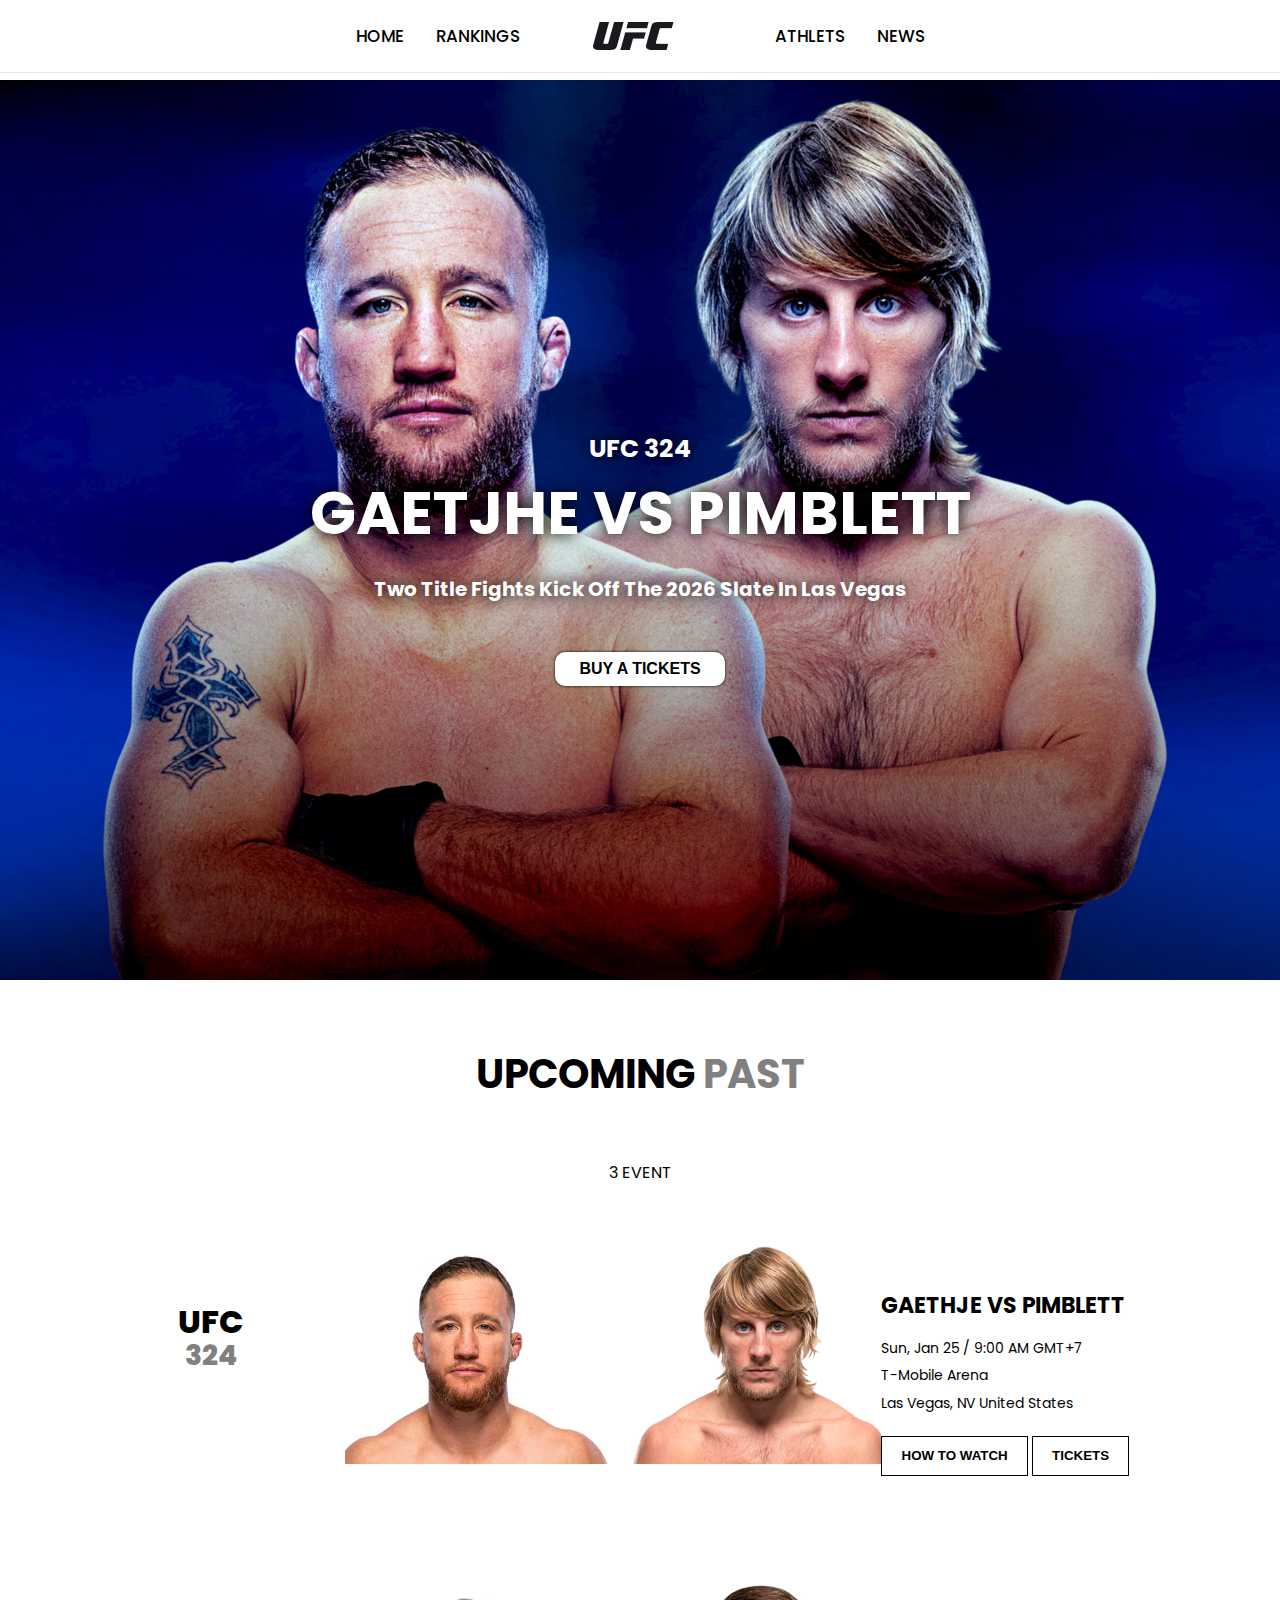
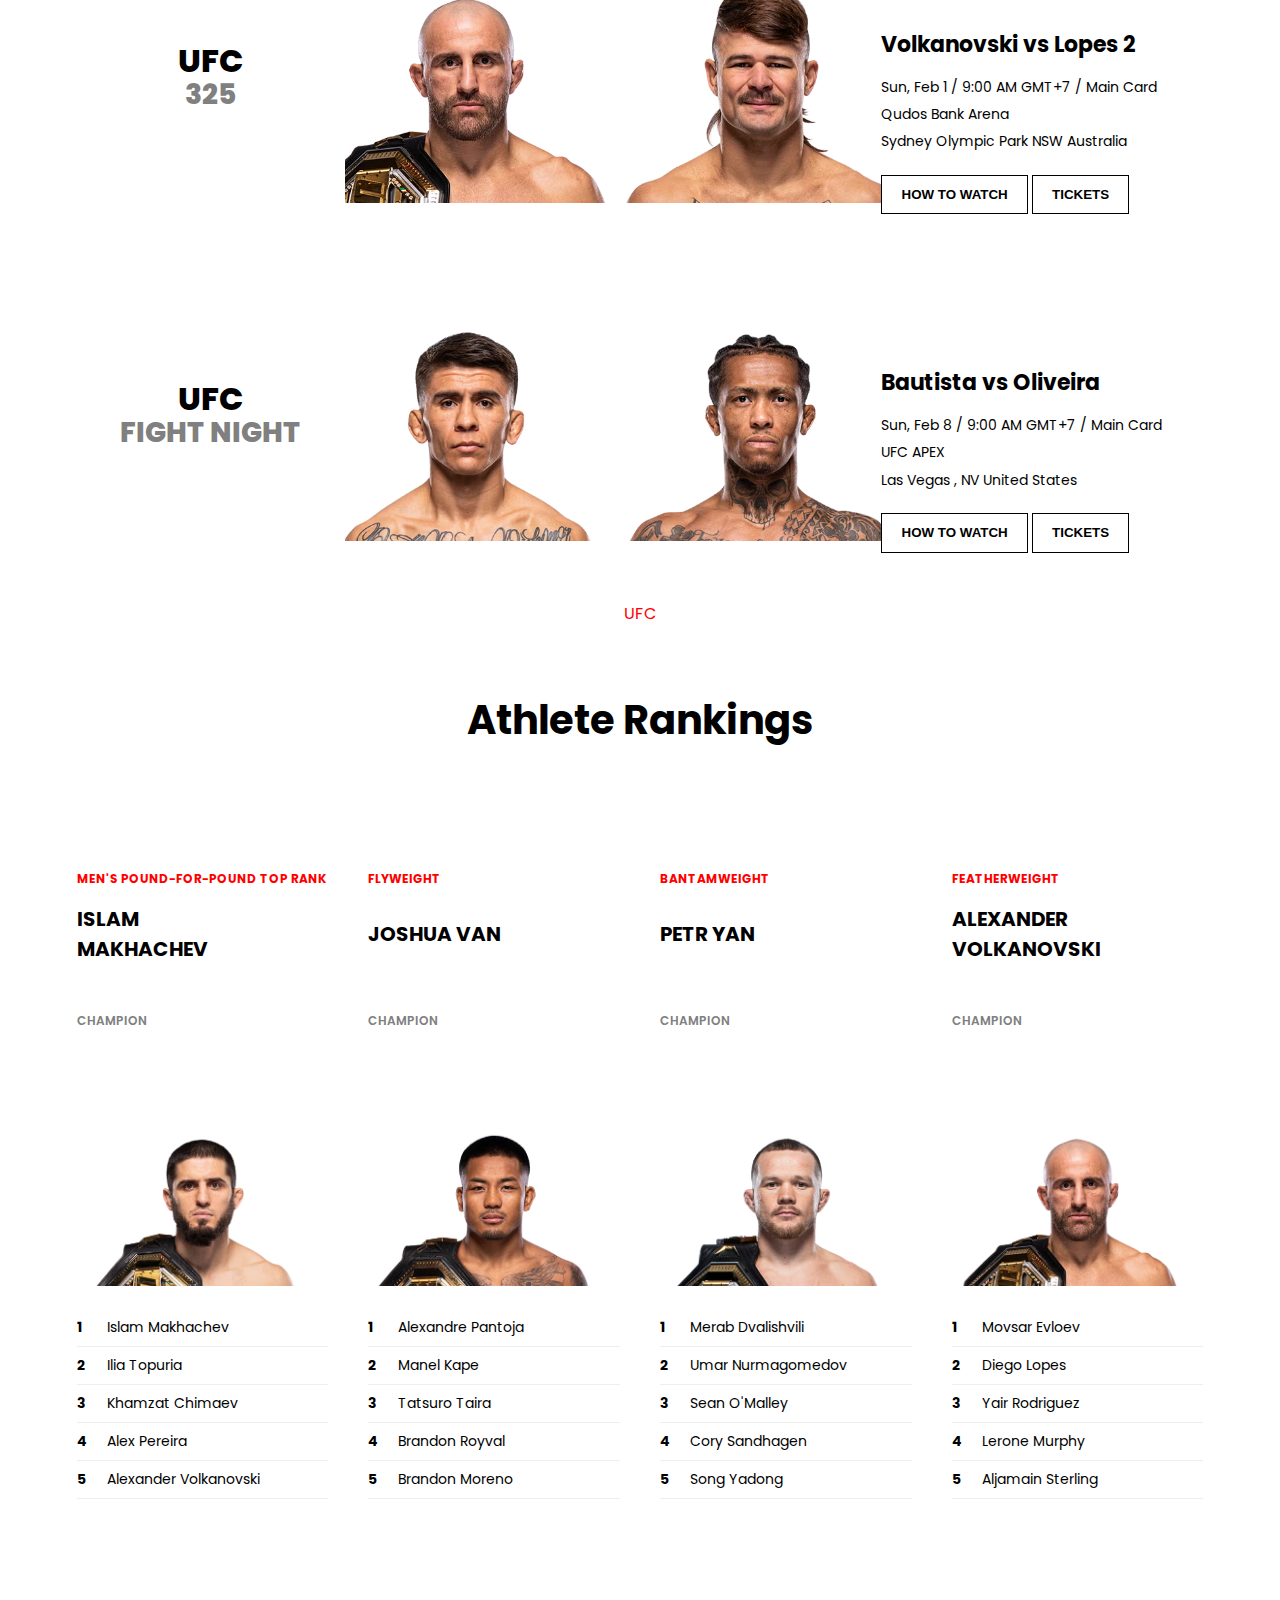
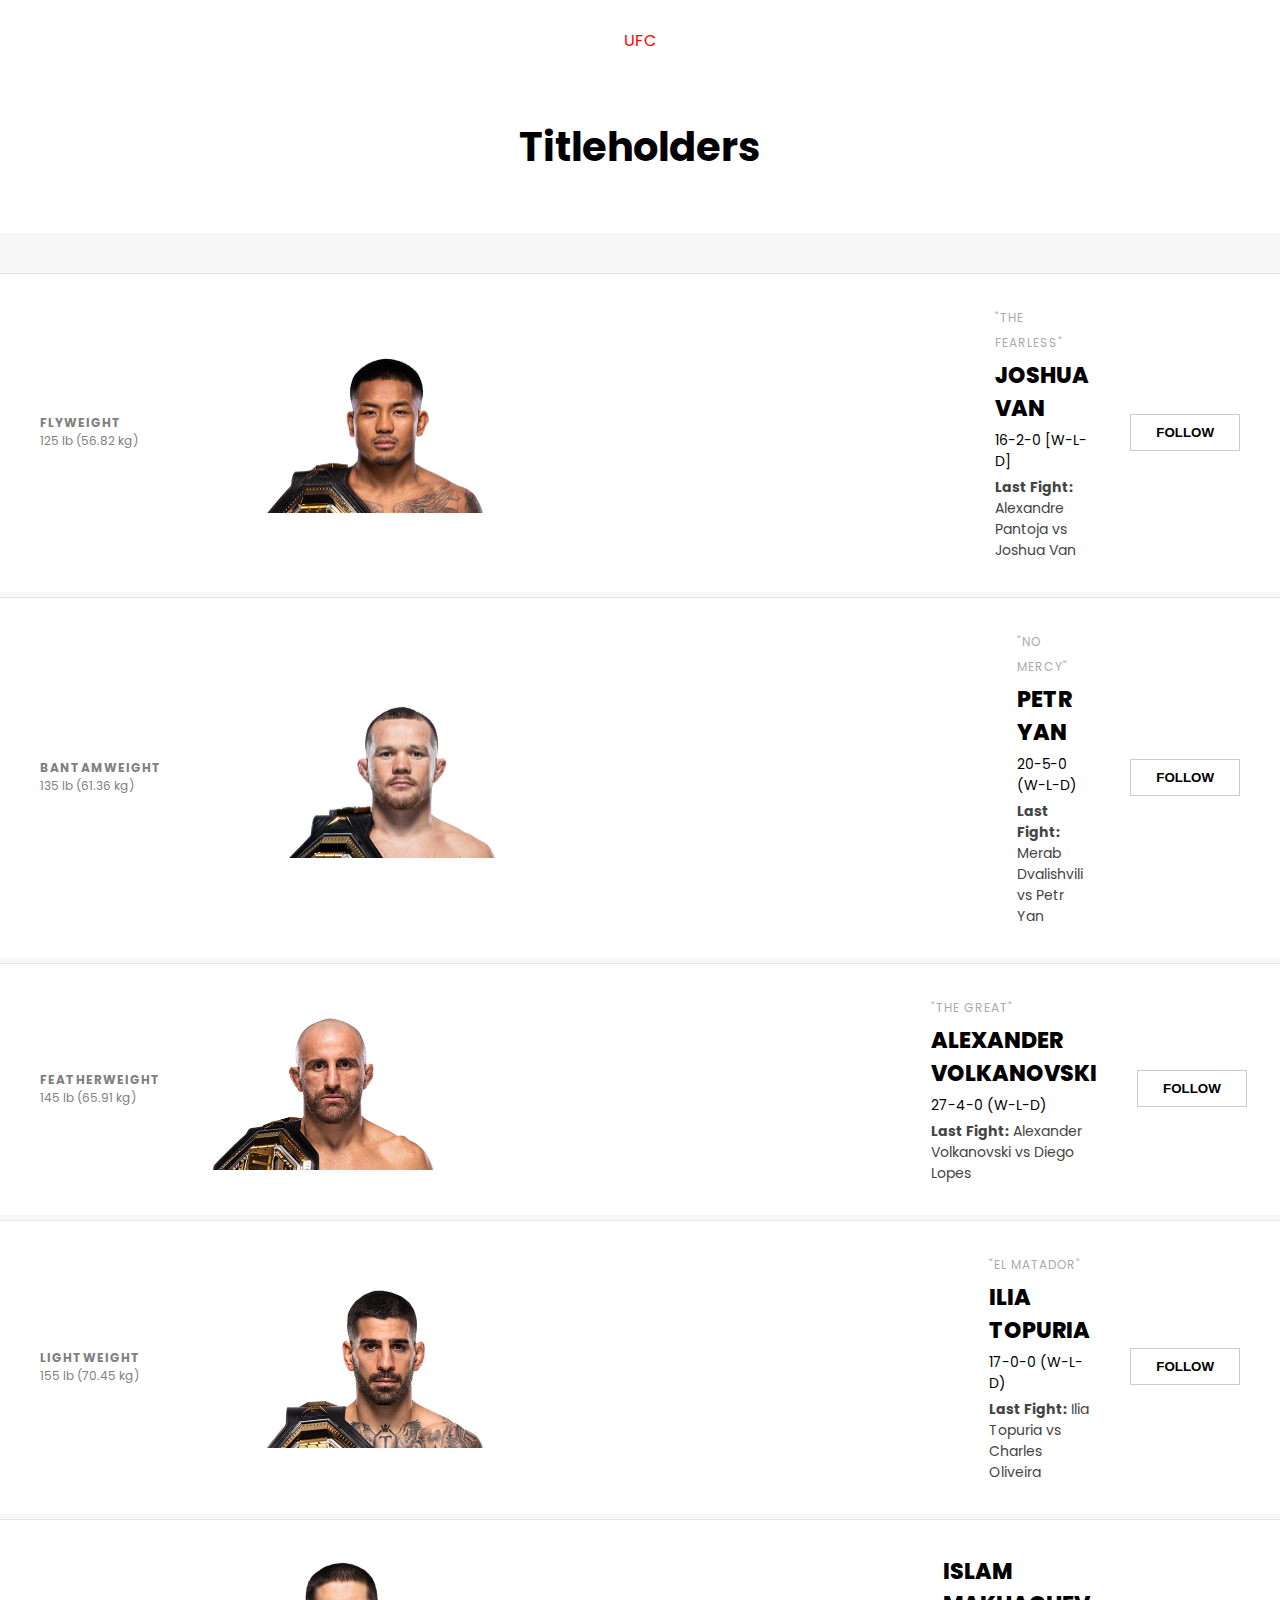
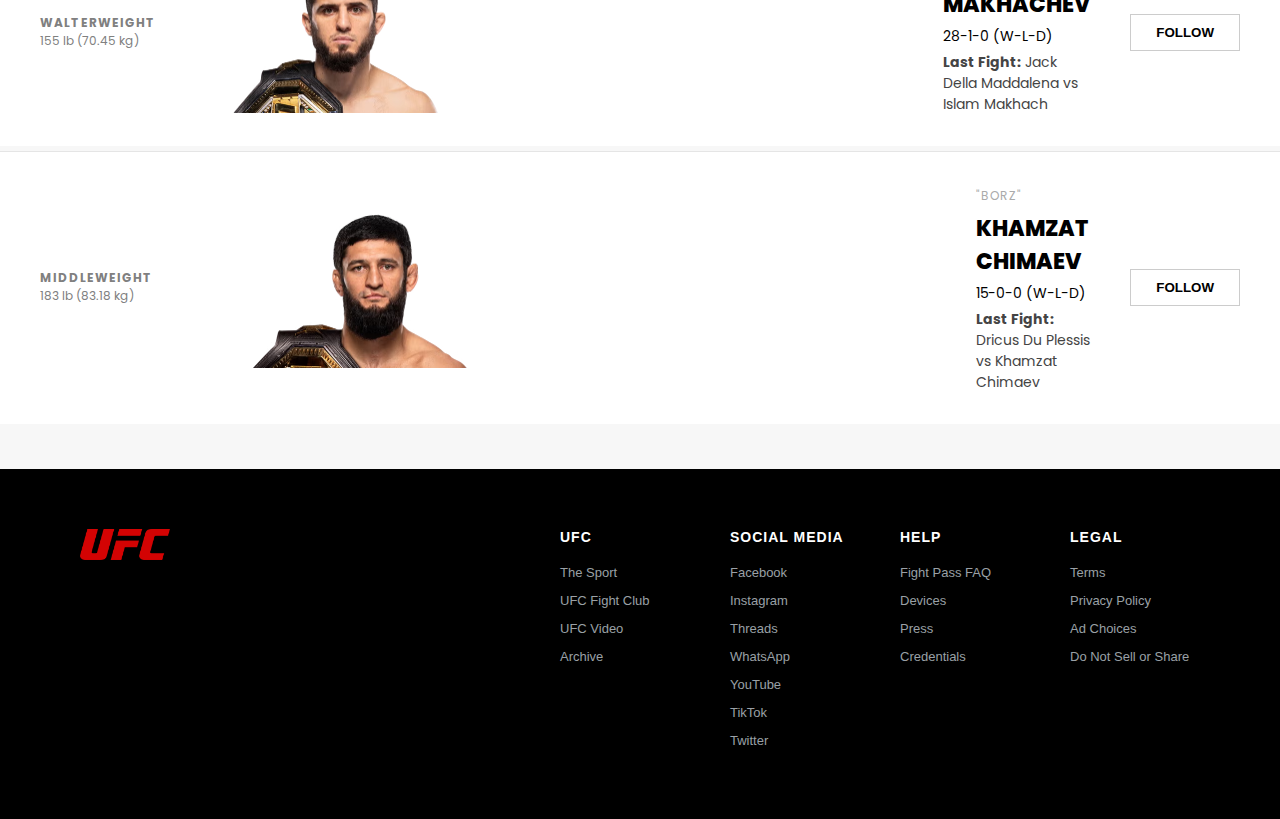
<file: index.html>
<!DOCTYPE html>
<html lang="en">

<head>
    <meta charset="UTF-8">
    <meta name="viewport" content="width=device-width, initial-scale=1.0">
    <title>UFC</title>
    <link href="https://fonts.googleapis.com/css2?family=Poppins:wght@300;400;600&display=swap" rel="stylesheet">
    <link rel="stylesheet" href="Style.css">
</head>

<body>
    <nav>
        <ul class="nav-links">
            <li><a href="#home">HOME</a></li>
            <li><a href="#rankings">RANKINGS</a></li>
        </ul>

        <div class="logo">
            <img src="img/logo ufc.png" alt="UFC Logo">
        </div>

        <ul class="nav-links">
            <li><a href="#athlete">ATHLETS</a></li>
            <li><a href="news.html">NEWS</a></li>
        </ul>

        </div>
    </nav>

    <section class="hero" id="home">

        <h3>UFC 324</h3>
        <h1>GAETJHE VS PIMBLETT</h1>
        <h2>Two Title Fights Kick Off The 2026 Slate In Las Vegas</h2>

        <div class="btns">
            <button class="btn" onclick="window.open('form.html')">
                BUY A TICKETS
            </button>
        </div>
    </section>

    <h1 class="upcoming">UPCOMING <span>PAST</span></h1>
    <p style="text-align: center;">3 EVENT</p>

    <!-- card ufc 324-->

    <section class="event-card">
        <div class="event-left">
            <h2 class="event-logo">UFC<br><span>324</span></h2>
        </div>

        <div class="event-center">
            <img src="img/justin.avif" alt="Fighter 1">
            <img src="img/pimblet.avif" alt="Fighter 2">
        </div>

        <div class="event-right">
            <h3>GAETHJE VS PIMBLETT</h3>
            <p>Sun, Jan 25 / 9:00 AM GMT+7</p>
            <p>T-Mobile Arena</p>
            <p>Las Vegas, NV United States</p>

            <button class="event-btn" onclick="window.open('https://www.youtube.com/@ufc', '_blank')">HOW TO WATCH</button>
            <button class="event-btn"  onclick="window.open('form.html')">
                TICKETS</button>
        </div>
    </section>

    <!-- card ufc 325-->

    <section class="event-card">
        <div class="event-left">
            <h2 class="event-logo">UFC<br><span>325</span></h2>
        </div>

        <div class="event-center">
            <img src="img/volk.avif" alt="Fighter 1">
            <img src="img/lopes.avif" alt="Fighter 2">
        </div>

        <div class="event-right">
            <h3>Volkanovski vs Lopes 2</h3>
            <p>Sun, Feb 1 / 9:00 AM GMT+7 / Main Card</p>
            <p>Qudos Bank Arena</p>
            <p> Sydney Olympic Park
                NSW
                Australia</p>

            <button class="event-btn" onclick="window.open('https://www.youtube.com/@ufc', '_blank')">HOW TO WATCH</button>
            <button class="event-btn"  onclick="window.open('form.html')">
                TICKETS</button>
        </div>
    </section>

    <!-- card ufc FIGHT NIGHT-->

    <section class="event-card">
        <div class="event-left">
            <h2 class="event-logo">UFC<br><span>FIGHT NIGHT</span></h2>
        </div>

        <div class="event-center">
            <img src="img/bautista.avif" alt="Fighter 1">
            <img src="img/vincius.avif" alt="Fighter 2">
        </div>

        <div class="event-right">
            <h3>Bautista vs Oliveira</h3>
            <p>Sun, Feb 8 / 9:00 AM GMT+7 / Main Card</p>
            <p>UFC APEX</p>
            <p>Las Vegas
                ,
                NV

                United States</p>

            <button class="event-btn" onclick="window.open('https://www.youtube.com/@ufc', '_blank')">HOW TO WATCH</button>
            <button class="event-btn"  onclick="window.open('form.html')">
                TICKETS</button>
        </div>
    </section>
    <p style="text-align: center; color: red;" id="rankings">UFC</p>
    <h1 class="upcoming">Athlete Rankings</h1>

    <!-- athlete rankings-->
    <section class="rankings">
        <div class="rank-card">
            <p class="rank-title">MEN'S POUND-FOR-POUND TOP RANK</p>
            <h2>ISLAM<br>MAKHACHEV</h2>
            <span class="champion">CHAMPION</span>
            <div class="fighter-img">
                <img src="img/islam.avif" alt="">
            </div>
            <ol class="ranking-list">
                <li>Islam Makhachev</li>
                <li>Ilia Topuria</li>
                <li>Khamzat Chimaev</li>
                <li>Alex Pereira</li>
                <li>Alexander Volkanovski</li>
            </ol>

        </div>

        <div class="rank-card">
            <p class="rank-title">FLYWEIGHT</p>
            <h2>JOSHUA VAN</h2>
            <span class="champion">CHAMPION</span>
            <div class="fighter-img">
                <img src="img/VAN_JOSHUA_BELT.avif" alt="">
            </div>
            <ol class="ranking-list">
                <li>Alexandre Pantoja</li>
                <li>Manel Kape</li>
                <li>Tatsuro Taira</li>
                <li>Brandon Royval</li>
                <li>Brandon Moreno</li>
            </ol>
        </div>

        <div class="rank-card">
            <p class="rank-title">BANTAMWEIGHT</p>
            <h2>PETR YAN</h2>
            <span class="champion">CHAMPION</span>
            <div class="fighter-img">
                <img src="img/YAN_PETR_BELT.avif" alt="">
            </div>
            <ol class="ranking-list">
                <li>Merab Dvalishvili</li>
                <li>Umar Nurmagomedov</li>
                <li>Sean O'Malley</li>
                <li>Cory Sandhagen</li>
                <li>Song Yadong</li>
            </ol>
        </div>

        <div class="rank-card">
            <p class="rank-title">FEATHERWEIGHT</p>
            <h2>ALEXANDER<br>VOLKANOVSKI</h2>
            <span class="champion">CHAMPION</span>
            <div class="fighter-img">
                <img src="img/volk.avif" alt="">
            </div>
            <ol class="ranking-list">
                <li>Movsar Evloev</li>
                <li>Diego Lopes</li>
                <li>Yair Rodriguez</li>
                <li>Lerone Murphy</li>
                <li>Aljamain Sterling</li>
            </ol>
        </div>
    </section>

    <!--athlete-->



    <p style="text-align: center; color: white;margin-bottom: 40px;">UFC</p>
    <p style="text-align: center; color: red;" id="athlete">UFC</p>
    <h1 class="upcoming">Titleholders</h1>

    <section class="athlete-page">

        <div class="athlete-card">
            <div class="athlete-left">
                <span class="division">FLYWEIGHT</span>
                <span class="weight">125 lb (56.82 kg)</span>
            </div>

            <div class="athlete-image">
                <img src="img/VAN_JOSHUA_BELT.avif" alt="Joshua Van">
            </div>

            <div class="athlete-info">
                <span class="nickname">"THE FEARLESS"</span>
                <h2 style="text-align: left; text-shadow: none;">JOSHUA VAN</h2>
                <p class="record">16-2-0 [W-L-D]</p>
                <p class="last-fight">
                    <strong>Last Fight:</strong> Alexandre Pantoja vs Joshua Van
                </p>
            </div>

            <div class="athlete-action">
                <button class="follow-btn"
                    onclick="window.open('https://www.instagram.com/thefearlessmma1/', '_blank')">
                    FOLLOW
                </button>
            </div>
        </div>


        <!--athlete 2-->
        <div class="athlete-card">
            <div class="athlete-left">
                <span class="division">BANTAMWEIGHT</span>
                <span class="weight">135 lb (61.36 kg)</span>
            </div>

            <div class="athlete-image">
                <img src="img/YAN_PETR_BELT.avif" alt="Petr Yan">
            </div>

            <div class="athlete-info">
                <span class="nickname">"NO MERCY"</span>
                <h2 style="text-align: left; text-shadow: none;">PETR YAN</h2>
                <p class="record">20-5-0 (W-L-D)</p>
                <p class="last-fight">
                    <strong>Last Fight:</strong> Merab Dvalishvili vs Petr Yan
                </p>
            </div>

            <div class="athlete-action">
                <button class="follow-btn" onclick="window.open('https://www.instagram.com/petr_yan/', '_blank')">
                    FOLLOW
                </button>
            </div>
        </div>

        <!--athlete 3-->
        <div class="athlete-card">
            <div class="athlete-left">
                <span class="division">FEATHERWEIGHT</span>
                <span class="weight">145 lb (65.91 kg)</span>
            </div>

            <div class="athlete-image">
                <img src="img/volk.avif" alt="Alexander Volkanoski">
            </div>

            <div class="athlete-info">
                <span class="nickname">"THE GREAT"</span>
                <h2 style="text-align: left; text-shadow: none;">ALEXANDER VOLKANOVSKI</h2>
                <p class="record">27-4-0 (W-L-D)</p>
                <p class="last-fight">
                    <strong>Last Fight:</strong> Alexander Volkanovski vs Diego Lopes
                </p>
            </div>

            <div class="athlete-action">
                <button class="follow-btn"
                    onclick="window.open('https://www.instagram.com/alexvolkanovski/', '_blank')">
                    FOLLOW
                </button>
            </div>
        </div>

        <!--athlete 4-->
        <div class="athlete-card">
            <div class="athlete-left">
                <span class="division">LIGHTWEIGHT</span>
                <span class="weight">155 lb (70.45 kg)</span>
            </div>

            <div class="athlete-image">
                <img src="img/TOPURIA_ILIA_BELT_10-26.avif" alt="Ilia Topuria">
            </div>

            <div class="athlete-info">
                <span class="nickname">"EL MATADOR"</span>
                <h2 style="text-align: left; text-shadow: none;">ILIA TOPURIA</h2>
                <p class="record">17-0-0 (W-L-D)</p>
                <p class="last-fight">
                    <strong>Last Fight:</strong> Ilia Topuria vs Charles Oliveira
                </p>
            </div>

            <div class="athlete-action">
                <button class="follow-btn" onclick="window.open('https://www.instagram.com/iliatopuria/', '_blank')">
                    FOLLOW
                </button>
            </div>
        </div>

        <!--athlete 5-->
        <div class="athlete-card">
            <div class="athlete-left">
                <span class="division">WALTERWEIGHT</span>
                <span class="weight">155 lb (70.45 kg)</span>
            </div>

            <div class="athlete-image">
                <img src="img/islam.avif" alt="Islam Makhachev">
            </div>

            <div class="athlete-info">
                <span class="nickname"></span>
                <h2 style="text-align: left; text-shadow: none;">ISLAM MAKHACHEV</h2>
                <p class="record">28-1-0 (W-L-D)</p>
                <p class="last-fight">
                    <strong>Last Fight:</strong> Jack Della Maddalena vs Islam Makhach
                </p>
            </div>

            <div class="athlete-action">
                <button class="follow-btn"
                    onclick="window.open('https://www.instagram.com/islam_makhachev/', '_blank')">
                    FOLLOW
                </button>
            </div>
        </div>

        <!--athlete 6-->
        <div class="athlete-card">
            <div class="athlete-left">
                <span class="division">MIDDLEWEIGHT</span>
                <span class="weight">183 lb (83.18 kg)</span>
            </div>

            <div class="athlete-image">
                <img src="img/CHIMAEV_KHAMZAT_BELTMOCK.avif" alt="Khamzat Chimaev">
            </div>

            <div class="athlete-info">
                <span class="nickname">"BORZ"</span>
                <h2 style="text-align: left; text-shadow: none;">KHAMZAT CHIMAEV</h2>
                <p class="record">15-0-0 (W-L-D)</p>
                <p class="last-fight">
                    <strong>Last Fight:</strong> Dricus Du Plessis vs Khamzat Chimaev
                </p>
            </div>

            <div class="athlete-action">
                <button class="follow-btn"
                    onclick="window.open('https://www.instagram.com/khamzat_chimaev/', '_blank')">
                    FOLLOW
                </button>
            </div>
        </div>
    </section>



    <!--footer-->
<footer class="footer">
  <div class="footer-wrapper">

    <!-- KIRI: LOGO -->
    <div class="footer-left">
      <img src="img/footer.png" alt="UFC Logo" class="footer-logo">
    </div>

    <!-- TENGAH: KOSONG -->
    <div class="footer-center"></div>

    <!-- KANAN: LINK -->
    <div class="footer-right">

      <div class="footer-col">
        <h4>UFC</h4>
        <ul>
          <li><a href="deks.html">The Sport</a></li>
          <li><a href="https://www.youtube.com/ufc">UFC Fight Club</a></li>
          <li><a href="https://www.youtube.com/ufc">UFC Video</a></li>
          <li><a href="https://www.youtube.com/ufc">Archive</a></li>
        </ul>
      </div>

      <div class="footer-col">
        <h4>Social Media</h4>
        <ul>
          <li><a href="https://web.facebook.com/UFCAsia">Facebook</a></li>
          <li><a href="https://www.instagram.com/ufc/">Instagram</a></li>
          <li><a href="https://www.threads.com/@ufc">Threads</a></li>
          <li><a href="https://www.whatsapp.com/channel/0029VZzIZSS2Jl8JYItVtk3S">WhatsApp</a></li>
          <li><a href="https://www.youtube.com/ufc">YouTube</a></li>
          <li><a href="https://www.tiktok.com/@ufc">TikTok</a></li>
          <li><a href="https://x.com/ufc">Twitter</a></li>
        </ul>
      </div>

      <div class="footer-col">
        <h4>Help</h4>
        <ul>
          <li><a href="#">Fight Pass FAQ</a></li>
          <li><a href="#">Devices</a></li>
          <li><a href="#">Press</a></li>
          <li><a href="#">Credentials</a></li>
        </ul>
      </div>

      <div class="footer-col">
        <h4>Legal</h4>
        <ul>
          <li><a href="#">Terms</a></li>
          <li><a href="#">Privacy Policy</a></li>
          <li><a href="#">Ad Choices</a></li>
          <li><a href="#">Do Not Sell or Share</a></li>
        </ul>
      </div>

    </div>
  </div>
</footer>



</body>

</html>
</file>
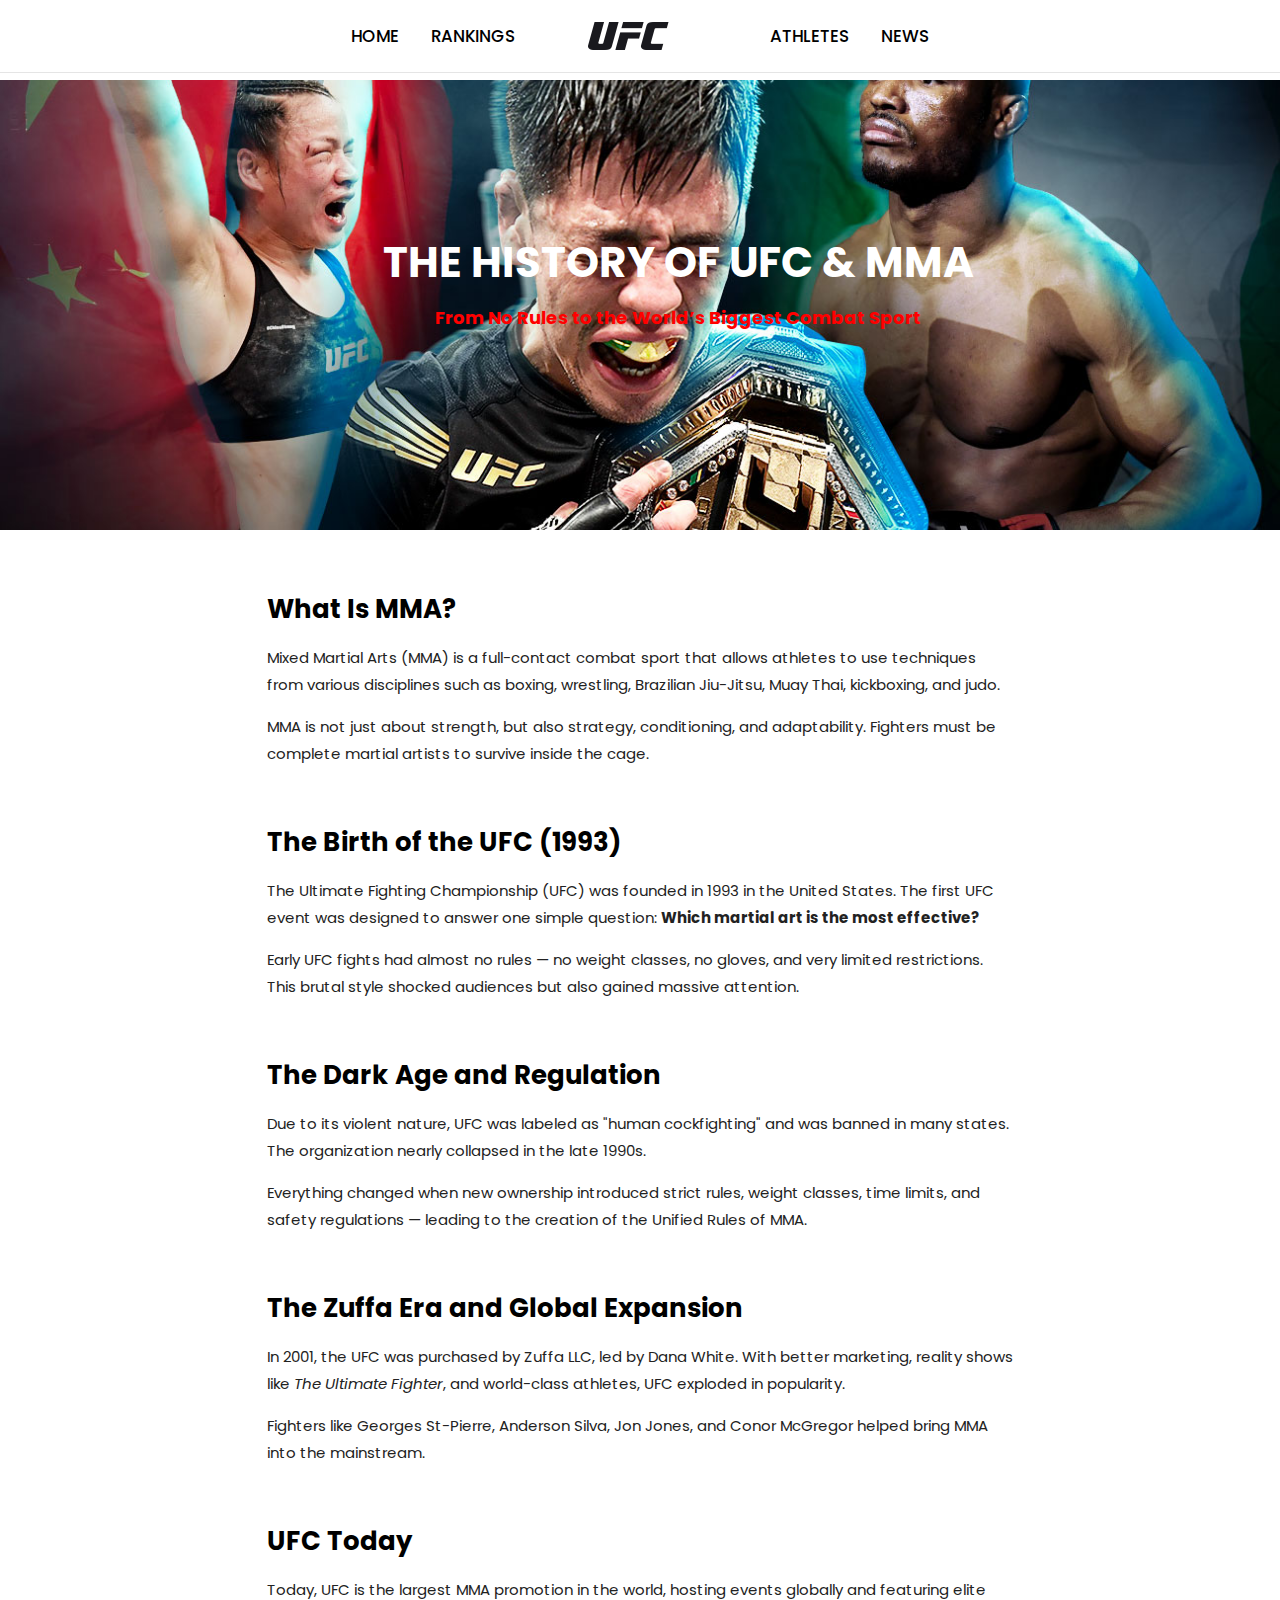
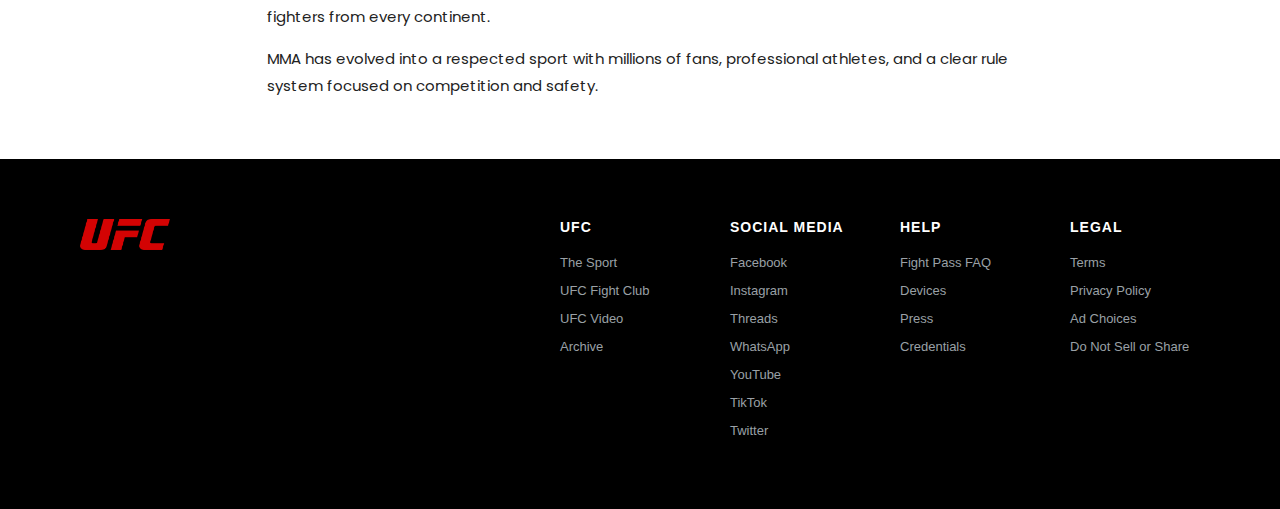
<file: deks.html>
<!DOCTYPE html>
<html lang="en">

<head>
    <meta charset="UTF-8">
    <meta name="viewport" content="width=device-width, initial-scale=1.0">
    <title>History of UFC & MMA</title>

    <link href="https://fonts.googleapis.com/css2?family=Poppins:wght@300;400;600;700&display=swap" rel="stylesheet">
    <link rel="stylesheet" href="Style.css">
</head>

<body>

    <!-- NAVBAR -->
    <nav>
        <ul class="nav-links">
            <li><a href="index.html#home">HOME</a></li>
            <li><a href="index.html#rankings">RANKINGS</a></li>
        </ul>

        <div class="logo">
            <img src="img/logo ufc.png" alt="UFC Logo">
        </div>

        <ul class="nav-links">
            <li><a href="index.html#athlete">ATHLETES</a></li>
            <li><a href="news.html">NEWS</a></li>
        </ul>
    </nav>

    <!-- HERO -->
    <section class="hero history-hero">
        <h1>THE HISTORY OF UFC & MMA</h1>
        <h2>From No Rules to the World’s Biggest Combat Sport</h2>
    </section>

    <!-- CONTENT -->
    <section class="history-content">

        <article class="history-article">
            <h3>What Is MMA?</h3>
            <p>
                Mixed Martial Arts (MMA) is a full-contact combat sport that allows athletes to use techniques
                from various disciplines such as boxing, wrestling, Brazilian Jiu-Jitsu, Muay Thai,
                kickboxing, and judo.
            </p>
            <p>
                MMA is not just about strength, but also strategy, conditioning, and adaptability.
                Fighters must be complete martial artists to survive inside the cage.
            </p>
        </article>

        <article class="history-article">
            <h3>The Birth of the UFC (1993)</h3>
            <p>
                The Ultimate Fighting Championship (UFC) was founded in 1993 in the United States.
                The first UFC event was designed to answer one simple question:
                <strong>Which martial art is the most effective?</strong>
            </p>
            <p>
                Early UFC fights had almost no rules — no weight classes, no gloves,
                and very limited restrictions. This brutal style shocked audiences
                but also gained massive attention.
            </p>
        </article>

        <article class="history-article">
            <h3>The Dark Age and Regulation</h3>
            <p>
                Due to its violent nature, UFC was labeled as "human cockfighting" and was banned
                in many states. The organization nearly collapsed in the late 1990s.
            </p>
            <p>
                Everything changed when new ownership introduced strict rules, weight classes,
                time limits, and safety regulations — leading to the creation of
                the Unified Rules of MMA.
            </p>
        </article>

        <article class="history-article">
            <h3>The Zuffa Era and Global Expansion</h3>
            <p>
                In 2001, the UFC was purchased by Zuffa LLC, led by Dana White.
                With better marketing, reality shows like <em>The Ultimate Fighter</em>,
                and world-class athletes, UFC exploded in popularity.
            </p>
            <p>
                Fighters like Georges St-Pierre, Anderson Silva, Jon Jones, and Conor McGregor
                helped bring MMA into the mainstream.
            </p>
        </article>

        <article class="history-article">
            <h3>UFC Today</h3>
            <p>
                Today, UFC is the largest MMA promotion in the world, hosting events globally
                and featuring elite fighters from every continent.
            </p>
            <p>
                MMA has evolved into a respected sport with millions of fans,
                professional athletes, and a clear rule system focused on competition and safety.
            </p>
        </article>

    </section>

    <!--footer-->
    <footer class="footer">
        <div class="footer-wrapper">

            <!-- KIRI: LOGO -->
            <div class="footer-left">
                <img src="img/footer.png" alt="UFC Logo" class="footer-logo">
            </div>

            <!-- TENGAH: KOSONG -->
            <div class="footer-center"></div>

            <!-- KANAN: LINK -->
            <div class="footer-right">

                <div class="footer-col">
                    <h4>UFC</h4>
                    <ul>
                        <li><a href="deks.html">The Sport</a></li>
                        <li><a href="https://www.youtube.com/ufc">UFC Fight Club</a></li>
                        <li><a href="https://www.youtube.com/ufc">UFC Video</a></li>
                        <li><a href="https://www.youtube.com/ufc">Archive</a></li>
                    </ul>
                </div>

                <div class="footer-col">
                    <h4>Social Media</h4>
                    <ul>
                        <li><a href="https://web.facebook.com/UFCAsia">Facebook</a></li>
                        <li><a href="https://www.instagram.com/ufc/">Instagram</a></li>
                        <li><a href="https://www.threads.com/@ufc">Threads</a></li>
                        <li><a href="https://www.whatsapp.com/channel/0029VZzIZSS2Jl8JYItVtk3S">WhatsApp</a></li>
                        <li><a href="https://www.youtube.com/ufc">YouTube</a></li>
                        <li><a href="https://www.tiktok.com/@ufc">TikTok</a></li>
                        <li><a href="https://x.com/ufc">Twitter</a></li>
                    </ul>
                </div>

                <div class="footer-col">
                    <h4>Help</h4>
                    <ul>
                        <li><a href="#">Fight Pass FAQ</a></li>
                        <li><a href="#">Devices</a></li>
                        <li><a href="#">Press</a></li>
                        <li><a href="#">Credentials</a></li>
                    </ul>
                </div>

                <div class="footer-col">
                    <h4>Legal</h4>
                    <ul>
                        <li><a href="#">Terms</a></li>
                        <li><a href="#">Privacy Policy</a></li>
                        <li><a href="#">Ad Choices</a></li>
                        <li><a href="#">Do Not Sell or Share</a></li>
                    </ul>
                </div>

            </div>
        </div>
    </footer>

</body>

</html>
</file>
<file: Style.css>
* {
    margin: 0;
    padding: 0;
    box-sizing: border-box;
}

html {
    scroll-behavior: smooth;
}


body {
    font-family: "Poppins", sans-serif;
    background-color: #ffffff;
    color: black;
     padding-top: 80px;
}

nav {
    position: fixed;
    top: 0;
    left: 0;
    z-index: 1000;

    width: 100%;
    padding: 1rem 5%;
    background: #ffffff; /* putih solid */
    border-bottom: 1px solid #e5e5e5;

    display: flex;
    align-items: center;
    justify-content: center;
    gap: 3rem;
}



.logo {
    font-size: 1.8rem;
    font-weight: 700;
    color: black;
    letter-spacing: 1px;
}

.nav-links {
    list-style: none;
    display: flex;
    gap: 2rem;
}

.nav-links li a {
    position: relative;
    font-size: 1.05rem;
    font-weight: 500;
    text-decoration: none;
    color: black;
    transition: 0.3s;
}

.nav-links li a:hover {
    color: red;
    text-shadow: 0 0 0px red;
}

.nav-links li a::before {
    content: '';
    position: absolute;
    bottom: -10px;
    left: 0;
    width: 0%;
    height: 3px;
    background-color: red;
    transition: all .5s;
}

.nav-links li a:hover::before  {
    width: 100%;
}

.btns {
    display: flex;
}

.btn  {
    padding: 0.5rem 1.5rem;
    border-radius: 10px;
    font-weight: 600;
    font-size: 1rem;
    background: white;
    box-shadow: 0 0 3px black;
    border: none;
    cursor: pointer;
    transition: 0.3s;
}

.btn:hover {
    background: white;
    box-shadow: 0 0 25px white;
}

h3 {
    text-align: center;
    margin-top: 3.5rem;
    font-size: 25px;
    text-shadow: 0 0 15px black;
}

h1 {
    text-align: center;
    font-size: 60px;
    text-shadow: 0 0 15px black;
}

h2 {
    text-align: center;
    margin-top: 1rem;
    margin-bottom: 3rem;
    font-size: 20px;
    text-shadow: 0 0 15px black;
}

.hero {
    min-height: 100vh;
    background-image: url("img/paddy.avif");
    background-size: cover;
    background-position: center;
    background-repeat: no-repeat;

    display: flex;
    flex-direction: column;
    justify-content: center;
    align-items: center;

    text-align: center;
    color: white;
}
span {
    color: gray;
}

.logo img {
    height: 40px;
    width: auto;
    display: block;
}

.upcoming {
    font-size: 40px;
    text-shadow: none;
    color: black;
    margin-top: 4rem;
    margin-bottom: 3.5rem;
}

/* card */

.event-card {
    display: flex;
    align-items: center;
    justify-content: space-between;
    padding: 3rem 6%;
    background: white;
    border-bottom: none;
}

.event-left {
    flex: 1;
}

.event-logo {
    font-size: 32px;
    font-weight: 800;
    line-height: 1;
    text-shadow: none;
}

.event-logo span {
    font-size: 28px;
}

.event-center {
    flex: 2;
    display: flex;
    align-items: center;
    justify-content: center;
    gap: 0.1rem;
    overflow: hidden;
}

.event-center img {
    height: 220px;
    object-fit: contain;
    transition: transform 0.4s ease;
}
 
/* overlay imaga */

.event-center:hover img {
    transform: scale(1.1);
}

.event-center::after {
    content: "";
    position: absolute;
    inset: 0;
    background: rgba(0, 0, 0, 0.15);
    opacity: 0;
    transition: 0.3s;
    pointer-events: none;
}

.event-center:hover::after {
    opacity: 1;
}

.event-center img:first-child {
    margin-right: -30px;
}

.event-center img:last-child {
    margin-left: -30px;
}



.event-right {
    flex: 1.2;
    text-align: left;
}

.event-right h3 {
    font-size: 22px;
    margin-bottom: 1rem;
    text-shadow: none;
    text-align: left;
}

.event-right p {
    font-size: 14px;
    margin-bottom: 0.4rem;
}

.event-btn {
    margin-top: 1rem;
    padding: 0.7rem 1.2rem;
    border: 1px solid black;
    background: white;
    font-weight: 600;
    cursor: pointer;
}

.event-btn {
    margin-top: 1rem;
    padding: 0.7rem 1.2rem;
    border: 1px solid black;
    background: white;
    font-weight: 600;
    cursor: pointer;
    transition: 0.3s;
}

.event-btn:hover {
    background-color: black;
    color: white;
}

/*ranking*/

.rankings {
    display: grid;
    grid-template-columns: repeat(4, 1fr);
    padding: 4rem 6%;
    gap: 2.5rem;
    background: white;
}

.rank-card {
    text-align: left;
}

.rank-title {
    font-size: 12px;
    font-weight: 700;
    color: red;
    margin-bottom: 0.5rem;
}

.rank-card h2 {
    min-height: 60px;
    display: flex;
    align-items: center;
    text-shadow: none;
    text-align: left;
}

.champion {
    display: block;
    min-height: 18px;
    font-size: 12px;
    color: gray;
    font-weight: 600;
}

.rank-card img {
    width: 100%;
    height: 240px;
    object-fit: contain;
    object-position: bottom;
    margin: 1rem 0;
}

.rank-card ol {
    list-style: none;
    padding: 0;
}

.rank-card li {
    font-size: 14px;
    padding: 0.4rem 0;
    border-bottom: 1px solid #eee;
}


/*overlay ranking */

.fighter-img {
    position: relative;
    overflow: hidden;
}

.fighter-img img {
    width: 100%;
    transition: transform 0.4s ease;
}

.fighter-img::after {
    content: "";
    position: absolute;
    inset: 0;
    background: rgba(0, 0, 0, 0.15);
    opacity: 0;
    transition: 0.4s ease;
    pointer-events: none;
}

.fighter-img:hover img {
    transform: scale(1.08);
}

.fighter-img:hover::after {
    opacity: 1;
}


/*ranking list*/

.ranking-list {
    list-style: none;
    padding: 0;
    counter-reset: rank;
}

.ranking-list li {
    counter-increment: rank;
    padding: 0.5rem 0;
    border-bottom: 1px solid #eee;
    font-size: 14px;
    display: flex;
    align-items: center;
}

.ranking-list li::before {
    content: counter(rank);
    font-weight: 700;
    width: 20px;
    margin-right: 10px;
}


/*athelete*/

.athlete-page {
    width: 100%;
    background: #f7f7f7;
    padding: 40px 0;
}

.athlete-card {
    display: flex;
    align-items: center;
    background: #fff;
    padding: 30px 40px;
    margin-bottom: 5px;
    border-top: 1px solid #e5e5e5;
    border-bottom: 1px solid #e5e5e500;
    gap: 40px;
}

.athlete-left {
    width: 180px;
    font-size: 12px;
    color: #999;
}


.athlete-left .division {
    display: block;
    font-weight: 700;
    letter-spacing: 1px;
}

.athlete-image {
    width: 300px;
    display: flex;
    justify-content: center;
}


.athlete-image img {
    width: 260px;
}


.athlete-info {
    flex: 1;
    padding-left: 30px;
    margin-left: 400px;
}

.nickname {
    font-size: 12px;
    color: #aaa;
    letter-spacing: 1px;
}

.athlete-info h2 {
    margin: 5px 0;
    font-size: 22px;
    font-weight: 800;
}

.record {
    font-size: 14px;
    margin: 5px 0;
}

.last-fight {
    font-size: 14px;
    color: #444;
}

.athlete-action {
    width: 120px;
    text-align: right;
}


.follow-btn {
    padding: 10px 25px;
    background: transparent;
    border: 1px solid #ccc;
    font-weight: 700;
    cursor: pointer;
    transition: all 0.3s ease;
}

.follow-btn:hover {
    background: #000;
    color: #fff;
    border-color: #000;
}


/*footer*/

/* footer */

.footer {
  background-color: #000;
  padding: 60px 80px;
  color: #fff;
  font-family: Arial, Helvetica, sans-serif;
}

.footer-wrapper {
  display: flex;
  align-items: flex-start;
}

/* KIRI */
.footer-left {
  flex: 1;
}

.footer-logo {
  width: 90px;
}

/* TENGAH (KOSONG) */
.footer-center {
  flex: 2;
}

/* KANAN */
.footer-right {
  flex: 4;
  display: grid;
  grid-template-columns: repeat(4, 1fr);
  gap: 40px;
}

.footer-col h4 {
  font-size: 14px;
  margin-bottom: 18px;
  text-transform: uppercase;
  letter-spacing: 1px;
}

.footer-col ul {
  list-style: none;
  padding: 0;
}

.footer-col ul li {
  margin-bottom: 10px;
}

.footer-col ul li a {
  color: #9aa0a6;
  font-size: 13px;
  text-decoration: none;
  transition: color 0.3s ease;
}

.footer-col ul li a:hover {
  color: #fff;
}


/*form*/

.ufc-signup {
    min-height: 100vh;
    background: url("hex-bg.jpg") center / cover no-repeat;
    display: flex;
    align-items: center;
    justify-content: center;
    padding: 60px 20px;
}

.signup-box {
    width: 100%;
    max-width: 420px;
    background: rgba(0,0,0,0.65);
    padding: 40px 35px;
    color: #fff;
    text-align: center;
    backdrop-filter: blur(6px);
}

.signup-box h1 {
    font-size: 22px;
    margin-bottom: 10px;
    font-weight: 700;
}

.signup-box h2 {
    font-size: 20px;
    margin-bottom: 20px;
    font-weight: 600;
}

.desc {
    font-size: 13px;
    color: #ccc;
    margin-bottom: 12px;
}

.desc.small {
    margin-bottom: 25px;
}

.signup-box form {
    display: flex;
    flex-direction: column;
    gap: 12px;
}

.signup-box input,
.signup-box select {
    padding: 12px;
    border: none;
    font-size: 14px;
    background: #fff;
    color: #000;
}

.signup-box input:focus,
.signup-box select:focus {
    outline: 2px solid #b30000;
}

.checkbox {
    display: flex;
    gap: 10px;
    font-size: 11px;
    text-align: left;
    color: #ccc;
    margin: 10px 0 20px;
}

.checkbox input {
    margin-top: 3px;
}

.signup-box button {
    background: #b30000;
    color: #fff;
    border: none;
    padding: 14px;
    font-weight: 700;
    cursor: pointer;
    transition: 0.3s;
}

.signup-box button:hover {
    background: #ff0000;
}

/*news*/
/* NEWS GRID */
.blog-list {
    display: grid;
    grid-template-columns: repeat(3, 1fr);
    gap: 30px;
    padding: 60px 6%;
}

/* CARD */
.news-card {
    background: #fff;
    text-decoration: none;
    color: #000;
    display: block;
    transition: transform 0.25s ease, box-shadow 0.25s ease;
}

/* IMAGE */
.news-image img {
    width: 100%;
    height: 220px;
    object-fit: cover;
    display: block;
}

/* CONTENT */
.news-content {
    padding: 20px;
}

.news-tag {
    color: red;
    font-size: 12px;
    font-weight: 700;
    letter-spacing: 1px;
}

.news-date {
    float: right;
    font-size: 12px;
    color: #999;
}

.news-content h3 {
    margin-top: 15px;
    font-size: 20px;
    font-weight: 700;
    line-height: 1.3;
}

/* HOVER ANIMATION */
.news-card:hover {
    transform: scale(1.05);
    box-shadow: 0 20px 40px rgba(0,0,0,0.15);
}

.news-content h3 {
    text-align: left;
    margin-top: 15px;
    font-size: 20px;
    text-shadow: none;
}
.news-card:active {
    transform: scale(1.02);
}

/*deksripsi*/

/* HISTORY PAGE */
.history-hero {
    background: url("img/deks.jpg") center/cover no-repeat;
    min-height: 50vh;
    display: flex;
    flex-direction: column;
    justify-content: center;
    padding-left: 6%;
}

.history-hero h1 {
    font-size: 42px;
    font-weight: 700;
    text-shadow: none;
}

.history-hero h2 {
    font-size: 18px;
    color: red;
    margin-top: 10px;
    text-shadow: none;
}

.history-content {
    max-width: 900px;
    margin: 60px auto;
    padding: 0 6%;
}

.history-article {
    margin-bottom: 50px;
}

.history-article h3 {
    font-size: 26px;
    margin-bottom: 15px;
    text-align: left; /* tidak ikut h3 global */
    text-shadow: none;
}

.history-article p {
    font-size: 15px;
    line-height: 1.8;
    margin-bottom: 15px;
    color: #222;
}





@media (max-width: 900px) {
    .blog-list {
        grid-template-columns: 1fr;
    }
}
</file>
